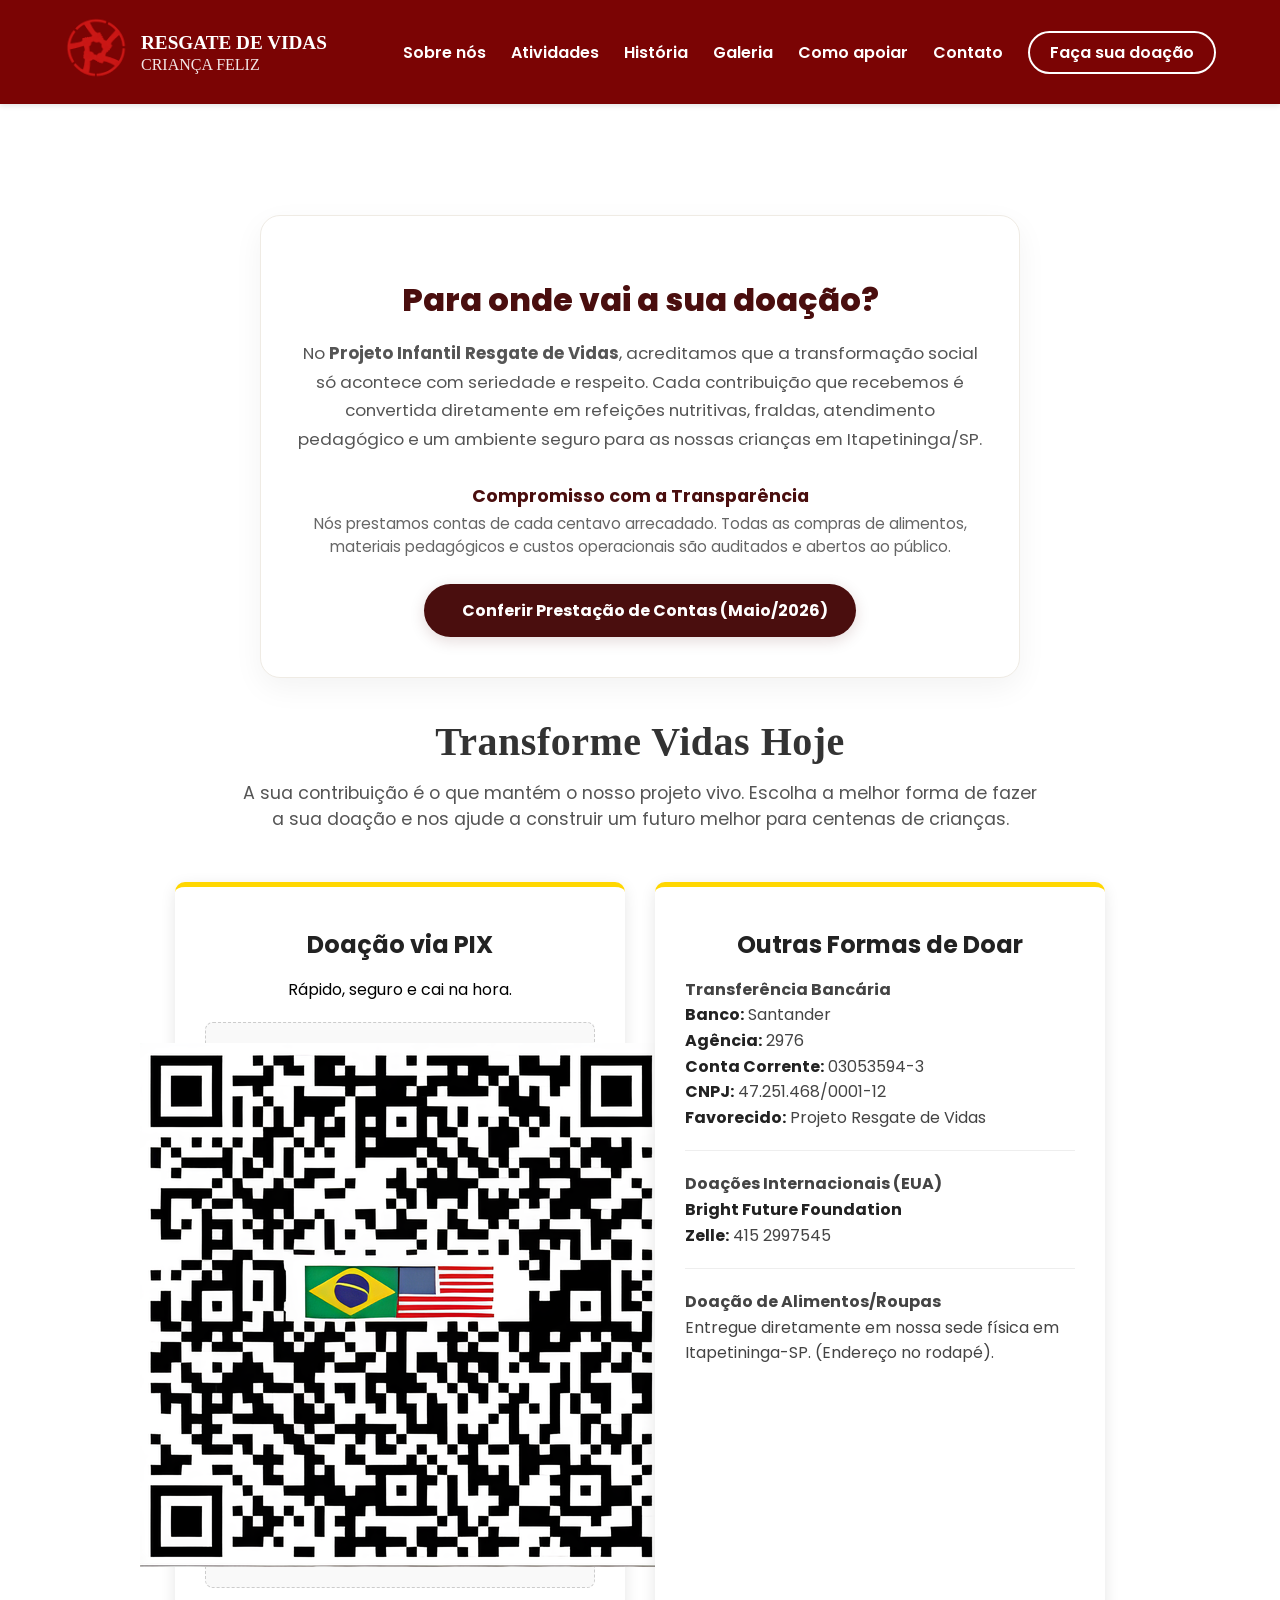
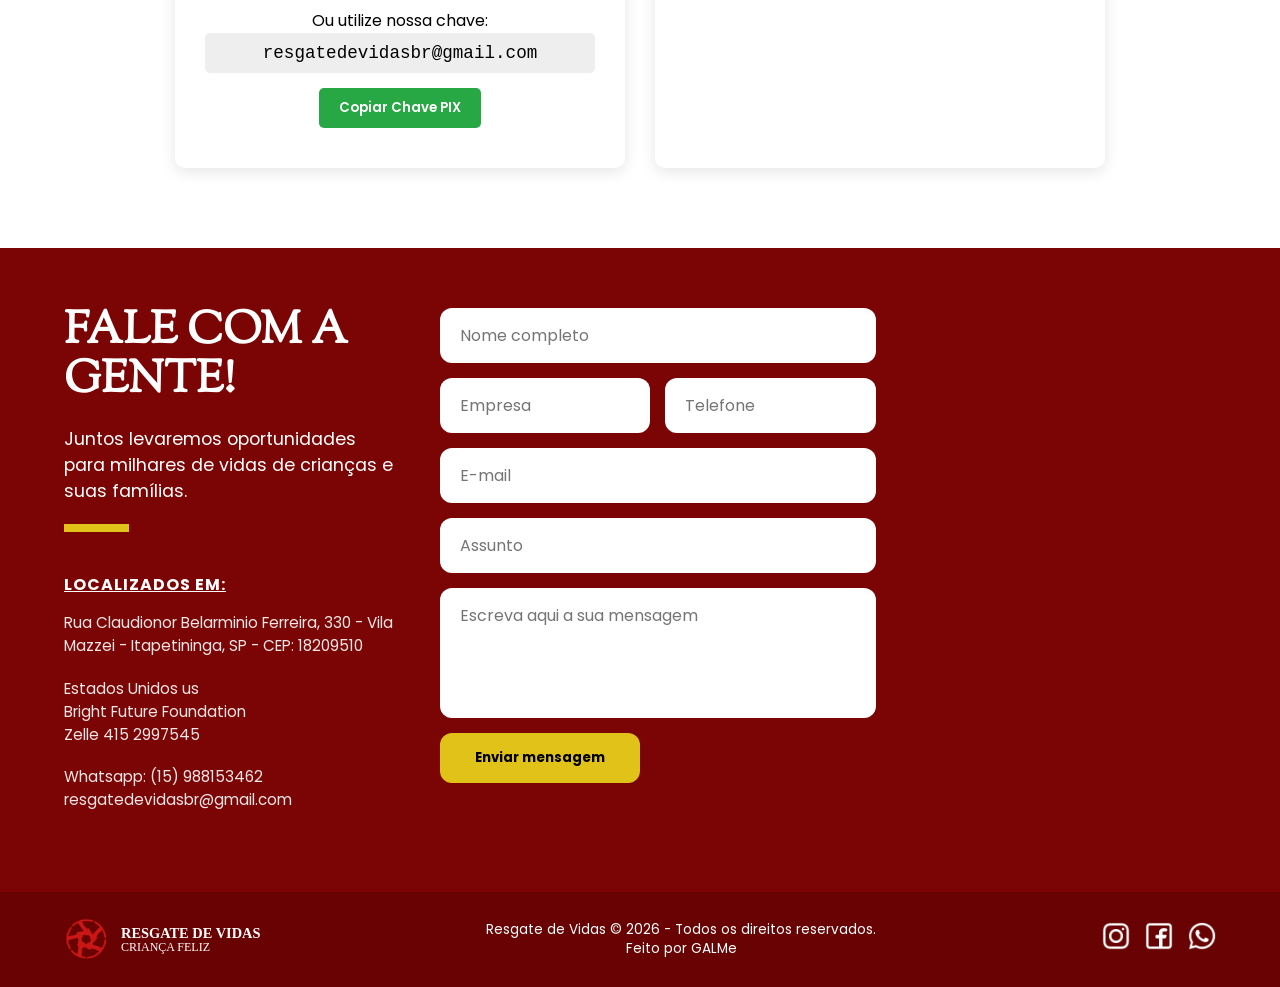
<file: doacao.html>
<!DOCTYPE html>
<html lang="pt-br">

<head>
    <meta charset="UTF-8">
    <meta name="viewport" content="width=device-width, initial-scale=1.0">
    <link rel="stylesheet" href="script/css/base.css">
    <link rel="stylesheet" href="script/css/header.css">
    <link rel="stylesheet" href="script/css/footer.css">

    <link href="https://fonts.googleapis.com/css2?family=Poppins:wght@400;600&display=swap" rel="stylesheet">
    <link rel="preconnect" href="https://fonts.googleapis.com">
    <link rel="preconnect" href="https://fonts.gstatic.com" crossorigin>
    <link href="https://fonts.googleapis.com/css2?family=Sorts+Mill+Goudy:ital@0;1&display=swap" rel="stylesheet">
    <link rel="shortcut icon" href="img/nossa-historia.png" type="image/x-icon">
    <link href="https://unpkg.com/aos@2.3.1/dist/aos.css" rel="stylesheet">

    <title>Faça sua Doação - Resgate de Vidas</title>

    <style>
        .doacao-main {
            padding: 150px 20px 80px 20px;
            /* Espaço para o header fixo */
            max-width: 1200px;
            margin: 0 auto;
            text-align: center;
        }

        .doacao-header h2 {
            font-family: Goudy;
            font-size: 2.5rem;
            color: #333;
            margin-bottom: 15px;
            letter-spacing: 0.5px;
        }

        .doacao-header p {
            font-family: 'Poppins', sans-serif;
            font-size: 1.1rem;
            color: #555;
            max-width: 800px;
            margin: 0 auto 50px auto;
        }

        .grid-pagamentos {
            display: flex;
            flex-wrap: wrap;
            gap: 30px;
            justify-content: center;
        }

        .card-pagamento {
            background: #fff;
            border-radius: 10px;
            box-shadow: 0 4px 15px rgba(0, 0, 0, 0.1);
            padding: 40px 30px;
            width: 100%;
            max-width: 450px;
            text-align: center;
            border-top: 5px solid #FFD700;
            /* Detalhe amarelo combinando com a barra do footer */
        }

        .card-pagamento h3 {
            font-family: 'Poppins', sans-serif;
            color: #222;
            margin-bottom: 15px;
            font-size: 1.5rem;
        }

        .qr-code-box {
            display: flex;
            background: #f9f9f9;
            padding: 20px;
            border-radius: 8px;
            margin: 20px 0;
            border: 1px dashed #ccc;
            justify-content: center;
        }

        .qr-code-box img {
            max-width: auto;
            height: auto;
        }

        .chave-pix {
            font-family: monospace;
            background: #eee;
            padding: 10px;
            border-radius: 5px;
            font-size: 1.1rem;
            word-break: break-all;
            margin-bottom: 15px;
        }

        .btn-copiar {
            background: #28a745;
            color: white;
            border: none;
            padding: 10px 20px;
            border-radius: 5px;
            cursor: pointer;
            font-family: 'Poppins', sans-serif;
            font-weight: 600;
            transition: 0.3s;
        }

        .btn-copiar:hover {
            background: #218838;
        }

        .dados-bancarios {
            text-align: left;
            font-family: 'Poppins', sans-serif;
            color: #444;
            line-height: 1.6;
        }

        .dados-bancarios strong {
            color: #222;
        }

        .divisor {
            margin: 20px 0;
            border: 0;
            border-top: 1px solid #eee;
        }

        .toast {
    position: fixed;
    bottom: 20px;
    right: 20px;

    background-color: #28a745;
    color: white;

    padding: 14px 20px;
    border-radius: 8px;

    font-size: 14px;
    font-weight: 600;

    box-shadow: 0 4px 12px rgba(0,0,0,0.15);

    opacity: 0;
    visibility: hidden;
    transform: translateY(20px);

    transition: all 0.3s ease;

    z-index: 9999;
}

.toast.show {
    opacity: 1;
    visibility: visible;
    transform: translateY(0);
}

/* --- Seção de Explicação na Tela de Doação --- */
.explicacao-doacao-container {
    padding: 40px 20px;
    max-width: 800px;
    margin: 0 auto;
}

.explicacao-card {
    background-color: #ffffff;
    border-radius: 20px;
    padding: 40px 30px;
    text-align: center;
    box-shadow: 0 10px 30px rgba(0, 0, 0, 0.05);
    border: 1px solid #EFEBE4;
}

.explicacao-icone {
    font-size: 3rem;
    color: #A31D1D;
    margin-bottom: 20px;
}

.explicacao-card h2 {
    color: #4A0E0E;
    font-size: 2rem;
    font-weight: 800;
    margin-bottom: 15px;
}

.texto-emocional {
    color: #555555;
    font-size: 1.05rem;
    line-height: 1.7;
    margin-bottom: 30px;
}

/* Bloco do Selo Interno */
.selo-transparencia {
    background-color: #FFFDF9; /* Fundo off-white sutil */
    border-left: 4px solid #2E7D32; /* Barra lateral verde (transmite segurança/sucesso) */
    padding: 20px;
    border-radius: 8px;
    display: flex;
    align-items: center;
    gap: 20px;
    text-align: left;
    margin-bottom: 35px;
}

.selo-icone {
    font-size: 2.2rem;
    color: #2E7D32;
}

.selo-texto h3 {
    color: #4A0E0E;
    font-size: 1.1rem;
    font-weight: 700;
    margin-bottom: 4px;
}

.selo-texto p {
    color: #666666;
    font-size: 0.95rem;
    line-height: 1.5;
    margin-bottom: 0;
}

/* Botão de Link para a outra página */
.btn-conferir-gastos {
    display: inline-flex;
    align-items: center;
    gap: 10px;
    background-color: #4A0E0E;
    color: #ffffff;
    text-decoration: none;
    padding: 14px 28px;
    font-weight: 700;
    font-size: 1rem;
    border-radius: 50px;
    transition: all 0.3s ease;
    box-shadow: 0 4px 15px rgba(74, 14, 14, 0.15);
}

.btn-conferir-gastos:hover {
    background-color: #A31D1D;
    transform: translateY(-2px);
    box-shadow: 0 6px 20px rgba(163, 29, 29, 0.25);
}

/* Responsividade Mobile */
@media (max-width: 576px) {
    .explicacao-card {
        padding: 30px 20px;
    }
    .explicacao-card h2 {
        font-size: 1.6rem;
    }
    .selo-transparencia {
        flex-direction: column;
        text-align: center;
        gap: 15px;
    }
    .btn-conferir-gastos {
        width: 100%;
        justify-content: center;
        font-size: 0.95rem;
    }
}

    </style>
</head>

<body>

    <a href="#conteudo-principal" class="skip-link">Pular para o conteúdo</a>

    <header class="main-header">
        <div class="logo">
            <a href="index.html" class="btn-logo">
                <img src="img/logo.png" alt="Logo ONG Resgate de Vidas"></a>
            <div class="logo-text">
                <h1><span class="titulo">Resgate de vidas</span></h1>
                <span class="subtitulo">criança feliz</span>
            </div>
        </div>

        <button class="hamburger" aria-label="Abrir menu" aria-expanded="false">
            <span class="line"></span>
            <span class="line"></span>
            <span class="line"></span>
        </button>

        <nav id="secoes" class="nav-menu">
            <ul class="nav-links">
                <li><a href="index.html#sobre-nos">Sobre nós</a></li>
                <li><a href="index.html#atividades">Atividades</a></li>
                <li><a href="index.html#nossa-historia">História</a></li>
                <li><a href="index.html#galeria">Galeria</a></li>
                <li><a href="index.html#apoiar">Como apoiar</a></li>
                <li><a href="#contato">Contato</a></li>
                <li class="item-doar"><a href="doacao.html" class="btn-doar">Faça sua doação</a></li>
            </ul>
        </nav>
    </header>

    <main id="conteudo-principal" tabindex="-1" style="outline: none;">
        <section class="doacao-main">
                                <section class="explicacao-doacao-container">
    <div class="explicacao-card">
        <div class="explicacao-icone">
            <i class="fa-solid fa-hand-holding-heart"></i>
        </div>
        
        <h2>Para onde vai a sua doação?</h2>
        
        <p class="texto-emocional">
            No <strong>Projeto Infantil Resgate de Vidas</strong>, acreditamos que a transformação social só acontece com seriedade e respeito. Cada contribuição que recebemos é convertida diretamente em refeições nutritivas, fraldas, atendimento pedagógico e um ambiente seguro para as nossas crianças em Itapetininga/SP.
        </p>

        <div class="Selo-transparencia">
            <div class="selo-icone">
                <i class="fa-solid fa-shield-heart"></i>
            </div>
            <div class="selo-texto">
                <h3>Compromisso com a Transparência</h3>
                <p>Nós prestamos contas de cada centavo arrecadado. Todas as compras de alimentos, materiais pedagógicos e custos operacionais são auditados e abertos ao público.</p>
                <br>
            </div>
        </div>

        <a href="transparencia.html" class="btn-conferir-gastos">
            <i class="fa-solid fa-receipt"></i> Conferir Prestação de Contas (Maio/2026)
        </a>
    </div>
</section>

            <div class="doacao-header" data-aos="fade-up">
                <h2 tabindex="0">Transforme Vidas Hoje</h2>
                <p tabindex="0">A sua contribuição é o que mantém o nosso projeto vivo. Escolha a melhor forma de fazer
                    a sua doação e nos ajude a construir um futuro melhor para centenas de crianças.</p>
            </div>

            <div class="grid-pagamentos">

                <div class="card-pagamento" data-aos="zoom-in" data-aos-delay="200" tabindex="0">
                    <h3>Doação via PIX</h3>
                    <p>Rápido, seguro e cai na hora.</p>

                    <div class="qr-code-box">
                        <img src="img/qrcode-pix.png" alt="QR Code para doação via PIX">
                    </div>

                    <p>Ou utilize nossa chave:</p>
                    <div class="chave-pix" id="chavePixTexto">resgatedevidasbr@gmail.com</div>

                    <button class="btn-copiar" onclick="copiarPix()">Copiar Chave PIX</button>
                    
                </div>

                <div class="card-pagamento" data-aos="zoom-in" data-aos-delay="400" tabindex="0">
                    <h3>Outras Formas de Doar</h3>

                    <div class="dados-bancarios">
                        <h4>Transferência Bancária</h4>
                        <p>
                            <strong>Banco:</strong> Santander <br>
                            <strong>Agência:</strong> 2976<br>
                            <strong>Conta Corrente:</strong> 03053594-3<br>
                            <strong>CNPJ:</strong> 47.251.468/0001-12<br>
                            <strong>Favorecido:</strong> Projeto Resgate de Vidas
                        </p>

                        <hr class="divisor">

                        <h4>Doações Internacionais (EUA)</h4>
                        <p>
                            <strong>Bright Future Foundation</strong><br>
                            <strong>Zelle:</strong> 415 2997545
                        </p>

                        <hr class="divisor">

                        <h4>Doação de Alimentos/Roupas</h4>
                        <p>Entregue diretamente em nossa sede física em Itapetininga-SP. (Endereço no rodapé).</p>
                    </div>
                </div>

            </div>
        </section>
    </main>

    <footer class="main-footer" id="contato">
        <div class="footer-container" data-aos="fade-up">
            <div class="footer-info">
                <h2 tabindex="0" class="footer-title">FALE COM A GENTE!</h2>
                <p class="footer-desc">Juntos levaremos oportunidades para milhares de vidas de crianças e suas
                    famílias.</p>
                <div class="yellow-bar"></div>

                <div class="contact-details">
                    <h3>LOCALIZADOS EM:</h3>
                    <p>Rua Claudionor Belarminio Ferreira, 330 - Vila Mazzei - Itapetininga, SP - CEP: 18209510</p>

                    <div class="contact-group">
                        <p>Estados Unidos us<br>
                            Bright Future Foundation<br>
                            Zelle 415 2997545</p>

                        <p>Whatsapp: (15) 988153462<br>
                            resgatedevidasbr@gmail.com</p>
                    </div>
                </div>
            </div>

            <div class="footer-form" data-aos="fade-left" data-aos-delay="200">
                <form action="#">
                    <input type="text" placeholder="Nome completo" class="full-width">
                    <div class="form-row">
                        <input type="text" placeholder="Empresa">
                        <input type="text" placeholder="Telefone">
                    </div>
                    <input type="email" placeholder="E-mail" class="full-width">
                    <input type="text" placeholder="Assunto" class="full-width">
                    <textarea placeholder="Escreva aqui a sua mensagem"></textarea>
                    <button type="submit" class="btn-submit">Enviar mensagem</button>
                </form>
            </div>

            <div class="footer-map" data-aos="zoom-in" data-aos-delay="400">
                <iframe title="Mapa de localização da sede em Itapetininga" width="100%" height="100%"
                    style="border:0; min-height: 350px; border-radius: 8px;" loading="lazy" allowfullscreen
                    referrerpolicy="no-referrer-when-downgrade"
                    src="https://maps.google.com/maps?q=Rua+Claudionor+Belarminio+Ferreira,+330+-+Vila+Mazzei+-+Itapetininga,+SP&t=&z=15&ie=UTF8&iwloc=&output=embed">
                </iframe>
            </div>
        </div>




        <div class="footer-bottom">
            <div class="footer-bottom-content">
                <div class="footer-logo">
                    <img src="img/logo.png" alt="Logo">
                    <div class="logo-text-footer">
                        <span class="logo-title">RESGATE DE VIDAS</span>
                        <span class="logo-sub">CRIANÇA FELIZ</span>
                    </div>
                </div>

                <div class="footer-credits">
                    <p>Resgate de Vidas © 2026 - Todos os direitos reservados.</p>
                    <p>Feito por GALMe</p>
                </div>

                <div class="footer-socials">
                    <a href="https://www.instagram.com/resgatedevidascriancafeliz/" target="_blank"
                        rel="noopener noreferrer">
                        <img src="img/icon-instagram.png" alt="Instagram">
                    </a>
                    <a href="https://www.facebook.com/resgatedevidascriancafeliz/" target="_blank"
                        rel="noopener noreferrer">
                        <img src="img/icon-facebook.png" alt="Facebook">
                    </a>
                    <a href="https://wa.me/5515988153462" target="_blank" rel="noopener noreferrer">
                        <img src="img/icon-whatsapp.png" alt="WhatsApp">
                    </a>
                </div>
            </div>
        </div>
    </footer>

    <div id="toast" class="toast">
    ✓ Chave PIX copiada com sucesso!
</div>

    <script src="https://unpkg.com/aos@2.3.1/dist/aos.js"></script>
    <script>
        AOS.init({ once: true, offset: 100 });

const btnCopiar = document.querySelector('.btn-copiar');
const chavePixElemento = document.getElementById('chavePixTexto');
const toast = document.getElementById('toast');

btnCopiar.addEventListener('click', () => {
    const textoParaCopiar = chavePixElemento.innerText;

    navigator.clipboard.writeText(textoParaCopiar)
        .then(() => {

            // Toast
            toast.classList.add('show');

            setTimeout(() => {
                toast.classList.remove('show');
            }, 3000);

            // Texto do botão
            btnCopiar.innerText = 'Copiado!';

            setTimeout(() => {
                btnCopiar.innerText = 'Copiar Chave PIX';
            }, 2000);

        })
        .catch((erro) => {
            console.error('Falha ao copiar:', erro);
        });
});
    </script>
    <script src="script/js/scripts.js"></script>

    <div vw class="enabled">
        <div vw-access-button class="active"></div>
        <div vw-plugin-wrapper>
            <div class="vw-plugin-top-wrapper"></div>
        </div>
    </div>
    <script src="https://vlibras.gov.br/app/vlibras-plugin.js"></script>
    <script>
        new window.VLibras.Widget('https://vlibras.gov.br/app');
    </script>

    <script src="https://cdn.userway.org/widget.js" data-account="Y5OvFyECWY" data-position="5"></script>

</body>

</html>
</file>
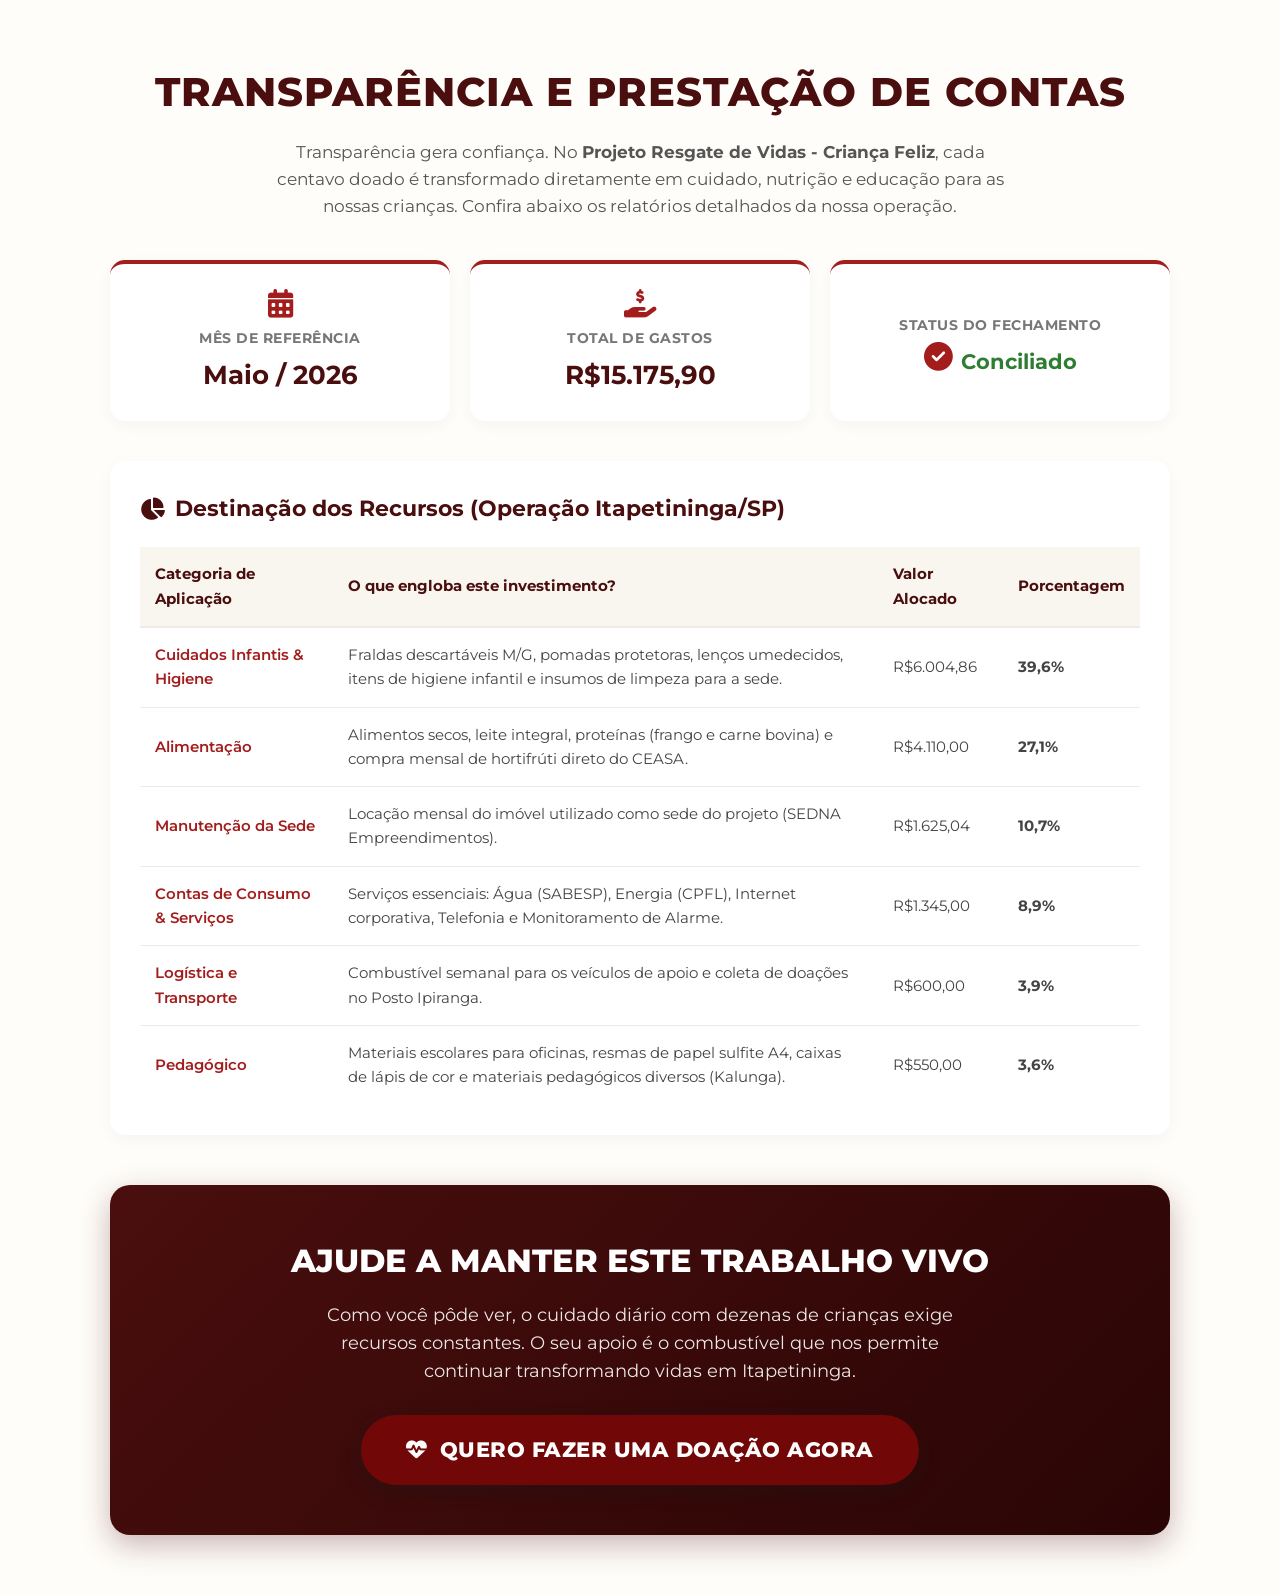
<file: transparencia.html>
<!DOCTYPE html>
<html lang="pt-BR">
<head>
    <meta charset="UTF-8">
    <meta name="viewport" content="width=device-width, initial-scale=1.0">
    <title>Portal da Transparência - Resgate de Vidas</title>
    <link rel="stylesheet" href="https://cdnjs.cloudflare.com/ajax/libs/font-awesome/6.4.0/css/all.min.css">
    <link rel="stylesheet" href="https://fonts.googleapis.com/css2?family=Montserrat:wght@400;600;700;800&display=swap">
    <style>
        /* --- Variáveis de Cor (Facilita a manutenção) --- */
        :root {
            --cor-fundo: #FFFDF9;
            --cor-texto: #333333;
            --cor-texto-claro: #555555;
            --cor-primaria-escura: #4A0E0E;
            --cor-primaria-clara: #A31D1D;
            --cor-tabela-fundo: #F9F6F0;
            --cor-tabela-borda: #EFEBE4;
            --cor-sucesso: #2E7D32;
        }

        /* --- Estilos Gerais --- */
        * {
            margin: 0;
            padding: 0;
            box-sizing: border-box;
            font-family: 'Montserrat', sans-serif;
        }

        body {
            background-color: var(--cor-fundo);
            color: var(--cor-texto);
            line-height: 1.6;
            padding-bottom: 60px;
        }

        .container {
            max-width: 1100px;
            margin: 0 auto;
            padding: 0 20px;
        }

        /* --- Cabeçalho da Página --- */
        .transparencia-header {
            text-align: center;
            padding: 60px 0 40px 0;
        }

        .titulo-principal {
            color: var(--cor-primaria-escura);
            font-size: 2.5rem;
            font-weight: 800;
            letter-spacing: 1px;
            margin-bottom: 15px;
        }

        .descricao-portal {
            max-width: 750px;
            margin: 0 auto;
            color: var(--cor-texto-claro);
            font-size: 1.05rem;
        }

        /* --- Painel de Resumo (Cards) --- */
        .painel-resumo {
            display: grid;
            grid-template-columns: repeat(auto-fit, minmax(300px, 1fr));
            gap: 20px;
            margin-bottom: 40px;
        }

        .card-info {
            background-color: #ffffff;
            padding: 25px;
            border-radius: 15px;
            text-align: center;
            box-shadow: 0 4px 15px rgba(0, 0, 0, 0.04);
            border-top: 4px solid var(--cor-primaria-clara);
            transition: transform 0.2s ease;
        }

        .card-info:hover {
            transform: translateY(-3px);
        }

        .card-info i {
            font-size: 1.8rem;
            color: var(--cor-primaria-clara);
            margin-bottom: 10px;
        }

        .card-info h3 {
            font-size: 0.9rem;
            color: #777777;
            text-transform: uppercase;
            letter-spacing: 0.5px;
            margin-bottom: 5px;
        }

        .card-info p {
            font-size: 1.6rem;
            font-weight: 700;
            color: var(--cor-primaria-escura);
        }

        .status-conciliado {
            color: var(--cor-sucesso) !important;
            font-size: 1.3rem !important;
            display: flex;
            align-items: center;
            justify-content: center;
            gap: 8px;
            margin-top: 5px;
        }

        /* --- Tabela de Gastos --- */
        .secao-tabela {
            background-color: #ffffff;
            border-radius: 15px;
            padding: 30px;
            box-shadow: 0 4px 15px rgba(0, 0, 0, 0.04);
            margin-bottom: 50px;
        }

        .tabela-titulo {
            color: var(--cor-primaria-escura);
            font-size: 1.4rem;
            font-weight: 700;
            margin-bottom: 20px;
            display: flex;
            align-items: center;
            gap: 10px;
        }

        .tabela-responsiva {
            overflow-x: auto;
        }

        table {
            width: 100%;
            border-collapse: collapse;
            text-align: left;
        }

        th {
            background-color: var(--cor-tabela-fundo);
            color: var(--cor-primaria-escura);
            font-weight: 700;
            padding: 15px;
            font-size: 0.95rem;
            border-bottom: 2px solid var(--cor-tabela-borda);
        }

        td {
            padding: 15px;
            border-bottom: 1px solid var(--cor-tabela-borda);
            font-size: 0.95rem;
            color: #444444;
            transition: background-color 0.2s ease;
        }

        tbody tr:hover td {
            background-color: #fcfbf8;
        }

        tr:last-child td {
            border-bottom: none;
        }

        .peso-categoria {
            font-weight: 600;
            color: var(--cor-primaria-clara);
        }

        /* --- CTA: SEÇÃO DO BOTÃO DE DOAÇÃO --- */
        .secao-cta-doacao {
            background: linear-gradient(135deg, #4A0E0E 0%, #2A0505 100%);
            color: #ffffff;
            border-radius: 20px;
            padding: 50px 40px;
            text-align: center;
            box-shadow: 0 10px 30px rgba(74, 14, 14, 0.3);
            margin-top: 20px;
        }

        .cta-titulo {
            font-size: 2rem;
            font-weight: 800;
            margin-bottom: 15px;
        }

        .cta-texto {
            font-size: 1.1rem;
            max-width: 650px;
            margin: 0 auto 30px auto;
            opacity: 0.9;
        }

        /* O BOTÃO EXPLICITO COM AS CORES ORIGINAIS */
        .btn-doar-urgente {
            display: inline-flex;
            align-items: center;
            gap: 12px;
            background-color: #720707; /* Cor original solicitada */
            color: #fdfdfd;            /* Cor original solicitada */
            text-decoration: none;
            padding: 18px 45px;
            font-size: 1.3rem;
            font-weight: 800;
            border-radius: 50px;
            text-transform: uppercase;
            letter-spacing: 0.5px;
            box-shadow: 0 6px 20px rgba(24, 24, 24, 0.4);
            transition: all 0.3s ease;
        }

        .btn-doar-urgente:hover {
            background-color: #ffffff;
            color: var(--cor-primaria-clara);
            transform: translateY(-3px);
            box-shadow: 0 10px 25px rgba(255, 255, 255, 0.3);
        }

        /* --- Responsividade --- */
        @media (max-width: 768px) {
            .titulo-principal {
                font-size: 2rem;
            }
            .secao-cta-doacao {
                padding: 40px 20px;
            }
            .cta-titulo {
                font-size: 1.6rem;
            }
            .btn-doar-urgente {
                font-size: 1.1rem;
                padding: 15px 30px;
                width: 100%;
                justify-content: center;
            }
        }
    </style>
</head>
<body>

    <main class="container">

        <header class="transparencia-header">
            <h1 class="titulo-principal">TRANSPARÊNCIA E PRESTAÇÃO DE CONTAS</h1>
            <p class="descricao-portal">
                Transparência gera confiança. No <strong>Projeto Resgate de Vidas - Criança Feliz</strong>, cada centavo doado é transformado diretamente em cuidado, nutrição e educação para as nossas crianças. Confira abaixo os relatórios detalhados da nossa operação.
            </p>
        </header>

        <section class="painel-resumo">
            <div class="card-info">
                <i class="fa-solid fa-calendar-days"></i>
                <h3>Mês de Referência</h3>
                <p>Maio / 2026</p>
            </div>
            <div class="card-info">
                <i class="fa-solid fa-hand-holding-dollar"></i>
                <h3>Total de Gastos</h3>
                <p>R$15.175,90</p>
            </div>
            <div class="card-info">
                <i class="fa-solid fa-shield-check"></i>
                <h3>Status do Fechamento</h3>
                <p class="status-conciliado">
                    <i class="fa-solid fa-circle-check"></i> Conciliado 
                </p>
            </div>
        </section>

        <section class="secao-tabela">
            <h2 class="tabela-titulo">
                <i class="fa-solid fa-chart-pie"></i> Destinação dos Recursos (Operação Itapetininga/SP) 
            </h2>

            <div class="tabela-responsiva">
                <table>
                    <thead>
                        <tr>
                            <th>Categoria de Aplicação</th>
                            <th>O que engloba este investimento?</th>
                            <th>Valor Alocado</th>
                            <th>Porcentagem</th>
                        </tr>
                    </thead>
                    <tbody>
                        <tr>
                            <td class="peso-categoria">Cuidados Infantis & Higiene</td>
                            <td>Fraldas descartáveis M/G, pomadas protetoras, lenços umedecidos, itens de higiene infantil e insumos de limpeza para a sede.</td>
                            <td>R$6.004,86</td>
                            <td><strong>39,6%</strong></td>
                        </tr>
                        <tr>
                            <td class="peso-categoria">Alimentação</td>
                            <td>Alimentos secos, leite integral, proteínas (frango e carne bovina) e compra mensal de hortifrúti direto do CEASA.</td>
                            <td>R$4.110,00</td>
                            <td><strong>27,1%</strong></td>
                        </tr>
                        <tr>
                            <td class="peso-categoria">Manutenção da Sede</td>
                            <td>Locação mensal do imóvel utilizado como sede do projeto (SEDNA Empreendimentos).</td>
                            <td>R$1.625,04</td>
                            <td><strong>10,7%</strong></td>
                        </tr>
                        <tr>
                            <td class="peso-categoria">Contas de Consumo & Serviços</td>
                            <td>Serviços essenciais: Água (SABESP), Energia (CPFL), Internet corporativa, Telefonia e Monitoramento de Alarme.</td>
                            <td>R$1.345,00</td>
                            <td><strong>8,9%</strong></td>
                        </tr>
                        <tr>
                            <td class="peso-categoria">Logística e Transporte</td>
                            <td>Combustível semanal para os veículos de apoio e coleta de doações no Posto Ipiranga.</td>
                            <td>R$600,00</td>
                            <td><strong>3,9%</strong></td>
                        </tr>
                        <tr>
                            <td class="peso-categoria">Pedagógico</td>
                            <td>Materiais escolares para oficinas, resmas de papel sulfite A4, caixas de lápis de cor e materiais pedagógicos diversos (Kalunga).</td>
                            <td>R$550,00</td>
                            <td><strong>3,6%</strong></td>
                        </tr>
                    </tbody>
                </table>
            </div>
        </section>

        <section class="secao-cta-doacao">
            <h2 class="cta-titulo">AJUDE A MANTER ESTE TRABALHO VIVO</h2>
            <p class="cta-texto">
                Como você pôde ver, o cuidado diário com dezenas de crianças exige recursos constantes. O seu apoio é o combustível que nos permite continuar transformando vidas em Itapetininga.
            </p>
            <a href="doacao.html" class="btn-doar-urgente">
                <i class="fa-solid fa-heart-pulse"></i> Quero Fazer uma Doação Agora
            </a>
        </section>

    </main>

</body>
</html>
</file>
<file: script/css/base.css>
* {
    margin: 0;
    padding: 0;
    box-sizing: border-box;
}

body {
    font-family: 'Poppins', sans-serif;
}

html {
    scroll-behavior: smooth;
    scroll-padding-top: 100px; /* Ajuste esse valor para a altura exata do seu cabeçalho */
}
</file>
<file: script/css/header.css>
/* ==========================================================================
   Configurações Gerais do Header
   ========================================================================== */
.main-header {
    display: flex;
    justify-content: space-between;
    align-items: center;
    padding: 1rem 5%;
    background-color: #7b0404;
    box-shadow: 0 2px 5px rgba(0, 0, 0, 0.1);
    
    position: fixed;
    top: 0;
    left: 0;
    width: 100%;
    z-index: 1000;
    box-sizing: border-box; /* Garante que o padding não estoure a largura de 100% */
}

/* ==========================================================================
   Logo e Identidade
   ========================================================================== */
.logo {
    display: flex;
    align-items: center;
    gap: 12px; 
}

.logo img {
    height: 65px; /* Ajuste conforme a necessidade da logo */
    width: auto;
}

.logo-text {
    display: flex;
    flex-direction: column;
    justify-content: center;
    color: white;
    line-height: 1.1;
    transform: translateY(-5px); /* <-- ALTERAÇÃO AQUI: Move o texto para cima */
    font-family: Goudy;
}

.logo-text h1 {
    margin: 0;
}

.logo-text .titulo {
    font-size: 1.2rem;
    font-weight: 700;
    text-transform: uppercase;
}

.logo-text .subtitulo {
    font-size: 1.0rem;
    font-weight: 400;
    opacity: 0.9; 
    text-transform: uppercase;
}

/* ==========================================================================
   Navegação Desktop
   ========================================================================== */
.nav-links {
    display: flex;
    align-items: center;
    list-style: none;
    margin: 0;
    padding: 0;
    gap: 25px; /* Substitui o margin-left nos LIs, criando espaçamento igual */
}

.nav-links a {
    text-decoration: none;
    color: white;
    font-weight: 600;
    font-size: 1rem;
    padding-bottom: 4px;
    border-bottom: 2px solid transparent;
    transition: border-color 0.3s ease, color 0.3s ease;
}

/* Efeito hover para os links comuns (exclui o botão de doar) */
.nav-links a:not(.btn-doar):hover { 
    border-bottom: 2px solid white; 
}

/* Estilo específico para o Botão de Doação */
.btn-doar {
    border: 2px solid white !important;
    border-radius: 30px;
    padding: 8px 20px !important;
    background-color: transparent;
    transition: background-color 0.3s ease, color 0.3s ease !important;
}

.btn-doar:hover {
    background-color: white;
    color: #7b0404 !important;
}

/* ==========================================================================
   Botão Hamburguer
   ========================================================================== */
.hamburger {
    display: none;
    background: none;
    border: none;
    flex-direction: column;
    justify-content: space-between;
    height: 24px;
    cursor: pointer;
    z-index: 1001;
    padding: 0;
}

.line {
    width: 30px; 
    height: 3px;
    background-color: white;
    transition: transform 0.4s ease, opacity 0.4s ease;
    border-radius: 2px;
}

/* ==========================================================================
   Responsividade (Mobile)
   ========================================================================== */
@media (max-width: 950px) { /* Breakpoint um pouco maior para acomodar todos os itens */
    .logo img {
        height: 60px; 
    }

    .hamburger {
        display: flex;
    }

    /* Menu Lateral/Dropdown */
    .nav-menu {
        position: absolute;
        top: 100%;
        left: 0;
        width: 100%;
        
        /* Efeito Vidro Fosco (Frosted Glass) */
        background-color: rgba(123, 4, 4, 0.95); 
        backdrop-filter: blur(10px);
        -webkit-backdrop-filter: blur(10px);
        
        box-shadow: 0 10px 20px rgba(0,0,0,0.2);
        border-radius: 0 0 25px 25px; /* Arredonda as pontas de baixo */
        
        max-height: 0;
        overflow: hidden;
        transition: max-height 0.5s cubic-bezier(0.4, 0, 0.2, 1); /* Animação mais suave */
    }

    .nav-menu.active {
        max-height: 600px; /* Aumentado um pouco para caber os itens todos confortavelmente */
    }

    .nav-links { 
        flex-direction: column; 
        align-items: center; 
        padding: 20px 30px 40px 30px; /* Espaçamento interno */
        gap: 0; /* Removemos o gap para colocar linhas divisórias */
    }
    
    .nav-links li {
        width: 100%;
        text-align: center;
        border-bottom: 1px solid rgba(255, 255, 255, 0.1); /* Linha divisória subtil */
    }

    .nav-links li:last-child {
        border-bottom: none; /* O último item (botão) não tem linha */
        margin-top: 20px;
    }

    .nav-links a {
        font-size: 1.15rem;
        display: block;
        padding: 18px 0; /* Maior área de clique para os dedos */
        width: 100%;
        letter-spacing: 0.5px;
    }

    /* Botão de Doação no Mobile (mais chamativo) */
    .btn-doar {
        background-color: white !important;
        color: #7b0404 !important;
        font-weight: 700;
        box-shadow: 0 4px 10px rgba(0,0,0,0.15);
        padding: 12px 0 !important;
    }

    /* Animação do Ícone Hamburguer virando X */
    .hamburger.active .line:nth-child(1) { 
        transform: translateY(10.5px) rotate(45deg); 
    }
    .hamburger.active .line:nth-child(2) { 
        opacity: 0; 
    }
    .hamburger.active .line:nth-child(3) { 
        transform: translateY(-10.5px) rotate(-45deg); 
    }
}

@media (max-width: 480px) {
    .main-header {
        padding: 1rem 4%;
    }
    .logo img {
        height: 50px;
    }
    .logo-text .titulo {
        font-size: 1rem;
    }
    .logo-text .subtitulo {
        font-size: 0.8rem;
    }
}
</file>
<file: script/css/footer.css>
/* Configurações Gerais do Footer */
.main-footer {
    background-color: #7b0404; /* Vermelho do seu header, mude para #0d3b7a se quiser azul */
    color: white;
    padding-top: 60px;
    font-family: 'Poppins', sans-serif;
    overflow: hidden;
}

.footer-container {
    max-width: 100%;
    padding: 0 5% 60px 5%;
    display: flex;
    justify-content: space-between;
    flex-wrap: wrap;
    gap: 40px;
}

/* Coluna de Texto (Esquerda) */
.footer-info {
    flex: 1;
    min-width: 320px;
}

.footer-title {
    font-family: 'Sorts Mill Goudy', serif;
    font-size: 2.8rem;
    line-height: 1.1;
    margin-bottom: 20px;
}

.footer-desc {
    font-size: 1.1rem;
    max-width: 350px;
    margin-bottom: 20px;
}

.yellow-bar {
    width: 65px;
    height: 8px;
    background-color: #e0c218;
    margin-bottom: 40px;
}

.contact-details h3 {
    font-size: 1rem;
    text-decoration: underline;
    margin-bottom: 15px;
    letter-spacing: 1px;
}

.contact-details p {
    font-size: 0.95rem;
    margin-bottom: 20px;
    line-height: 1.5;
    opacity: 0.9;
}

/* Formulário (Centro) */
.footer-form {
    flex: 1.3;
    min-width: 350px;
}

.footer-form form {
    display: flex;
    flex-direction: column;
    gap: 15px;
}

/* Resolve o problema do campo de telefone fugindo */
.form-row {
    display: flex;
    gap: 15px;
}

.form-row input {
    flex: 1;
    width: 0; /* Garante que o flex-grow funcione sem estourar */
    min-width: 0;
}

input, textarea {
    width: 100%;
    padding: 15px 20px;
    border-radius: 12px;
    border: none;
    font-size: 1rem;
    font-family: inherit;
    box-sizing: border-box; /* Fundamental para o preenchimento correto */
}

textarea {
    height: 130px;
    resize: none;
}

.btn-submit {
    background-color: #e0c218;
    color: #000;
    border: none;
    padding: 15px 35px;
    border-radius: 12px;
    font-weight: 700;
    cursor: pointer;
    width: fit-content;
    transition: transform 0.2s;
    font-family: 'Poppins', sans-serif;
}

.btn-submit:hover {
    transform: scale(1.05);
}

/* Mapa (Direita) */
.footer-map {
    flex: 0.8;
    min-width: 300px;
    display: flex;
    justify-content: flex-end;
}

.map-box {
    width: 100%;
    max-width: 400px;
    height: 350px;
    border: 2px solid white;
    border-radius: 30px;
    display: flex;
    align-items: center;
    justify-content: center;
    font-size: 2.5rem;
    font-weight: bold;
}

/* Barra Inferior */
.footer-bottom {
    background-color: rgba(0, 0, 0, 0.15); /* Um tom levemente mais escuro */
    padding: 25px 0;
}

.footer-bottom-content {
    padding: 0 5%;
    display: flex;
    justify-content: space-between;
    align-items: center;
}

.footer-logo {
    display: flex;
    align-items: center;
    gap: 12px;
}

.footer-logo img {
    height: 45px;
}

.logo-text-footer {
    display: flex;
    flex-direction: column;
    line-height: 1;
    font-family: Goudy;
    text-transform: uppercase;
}

.logo-title { font-weight: 700; font-size: 0.9rem; }
.logo-sub { font-size: 0.75rem; }

.footer-credits {
    text-align: center;
    font-size: 0.85rem;
    line-height: 1.4;
}

.footer-socials {
    display: flex;
    gap: 15px;
}

.footer-socials img {
    width: 28px;
    filter: brightness(0) invert(1); /* Deixa os ícones brancos */
}

/* Responsividade */
@media (max-width: 1024px) {
    .footer-map {
        justify-content: center;
        flex: 1 1 100%;
    }
    .map-box {
        max-width: 100%;
    }
}

@media (max-width: 768px) {
    .footer-container {
        flex-direction: column;
        padding: 40px 5%;
    }

    .footer-bottom-content {
        flex-direction: column;
        gap: 30px;
        text-align: center;
    }

    .form-row {
        flex-direction: column;
    }
    
    .form-row input {
        width: 100%;
    }
}
</file>
